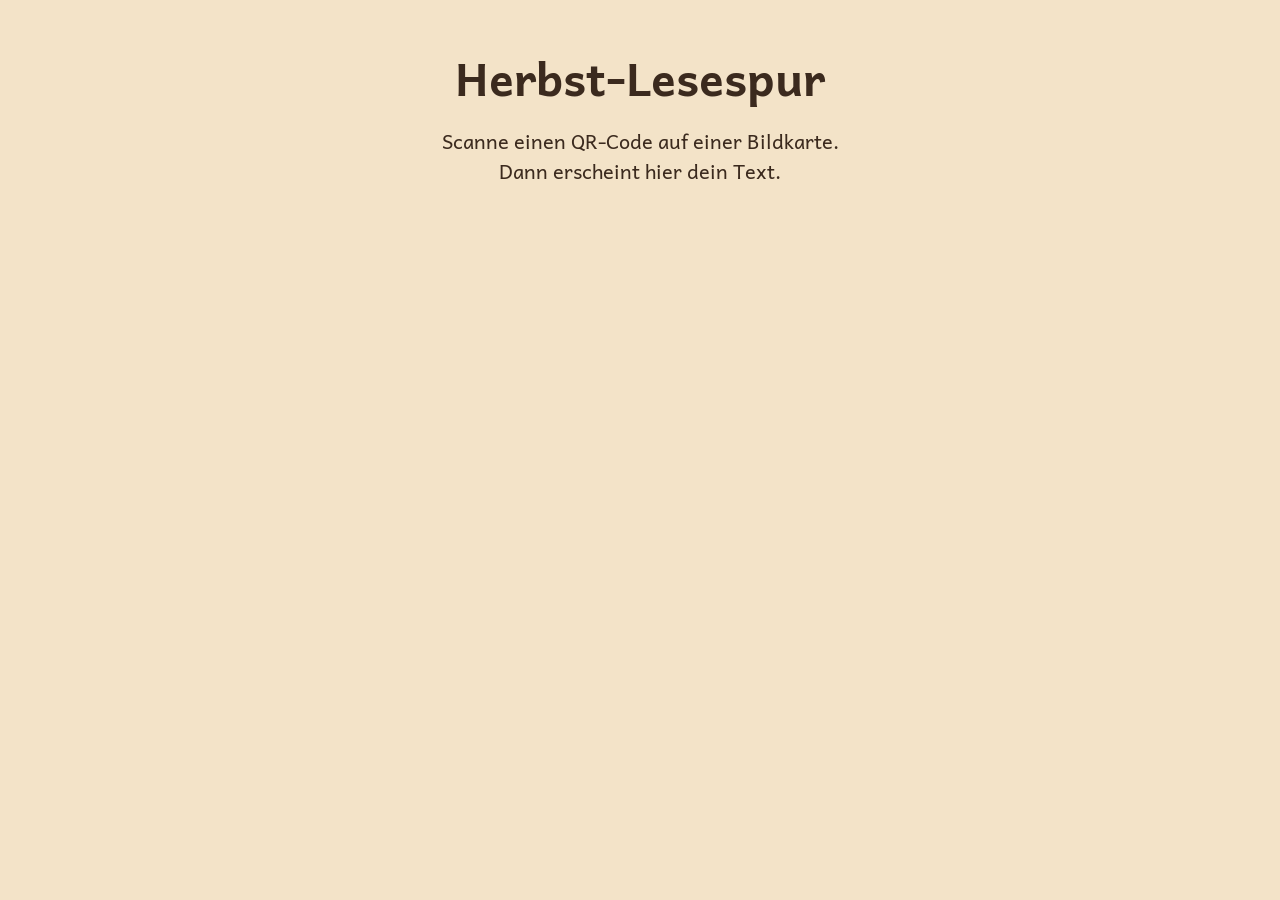
<file: index.html>
<!doctype html>
<html lang="de">
<head>
<meta charset="utf-8">
<meta name="viewport" content="width=device-width, initial-scale=1, viewport-fit=cover">
<meta name="robots" content="noindex">
<meta http-equiv="Cache-Control" content="no-cache">
<style>*,*::before,*::after{box-sizing:border-box}html,body{height:100%}body{margin:0}img{max-width:100%}[hidden]{display:none!important}</style>
<title>Herbst-Lesekarten</title>
<meta name="claude:viewport-fit-sides" content="cover">
<link rel="preconnect" href="https://fonts.googleapis.com">
<link rel="stylesheet" href="https://fonts.googleapis.com/css2?family=Andika:wght@400;700&display=swap">
<style>
/* Layout: one full-screen illustrated scene per reading card, text on a paper panel; overview grid without hash.
   Deliberately single-look (illustrated, light paper panels), so every colour is set explicitly. */
:root {
  --paper: #FFF8EC;
  --ink: #3B2A1E;
  --orange: #E07A1F;
  --rust: #B5452B;
  --brown: #7A4B2A;
  --page: #F3E3C8;
  --syl-a: #1F5FB0;
  --syl-b: #C0281E;
  --lv1: #B8870F; --lv1-soft: #F2DC9C;
  --lv2: #D86A16; --lv2-soft: #F4C9A0;
  --lv3: #A63E26; --lv3-soft: #E7B6A8;
  --read: "Andika", "Segoe UI", "Helvetica Neue", Arial, sans-serif;
  color-scheme: light;
}
html, body { height: 100%; }
body { background: var(--page); color: var(--ink); font-family: var(--read); }

/* ---------- reading card ---------- */
.card { position: relative; min-height: 100%; display: flex; align-items: center; justify-content: center;
  padding-block: calc(env(safe-area-inset-top, 0px) + 24px) calc(env(safe-area-inset-bottom, 0px) + 24px);
  padding-left: max(16px, env(safe-area-inset-left, 0px)); padding-right: max(16px, env(safe-area-inset-right, 0px)); }
.scene { position: absolute; inset: 0; width: 100%; height: 100%; }
.card > .scene { position: fixed; }
.ask { display: grid; gap: 12px; border-top: 2px dashed var(--lv-soft); padding-top: 18px; }
.ask-h { margin: 0; font-size: clamp(17px, 4.2vw, 21px); font-weight: 700; line-height: 1.35; }
.ask-h .slot { display: inline-grid; place-items: center; min-width: 1.7em; height: 1.7em; border-radius: 8px;
  border: 2px solid var(--brown); margin: 0 2px; }
.opts { display: grid; gap: 10px; grid-template-columns: repeat(3, minmax(0, 1fr)); }
.opt { position: relative; display: grid; justify-items: center; align-content: end; gap: 6px; text-align: center;
  background: #fff; border: 2px solid #EAD6B8; border-radius: 16px; padding: 10px 6px 12px;
  font-size: clamp(15px, 3.8vw, 20px); font-weight: 700; overflow-wrap: anywhere; }
.opt img { width: 100%; max-width: 110px; aspect-ratio: 1; object-fit: contain; }
.opt .letter { display: grid; place-items: center; width: 2em; height: 2em; border-radius: 50%;
  background: var(--brown); color: #fff; font-size: 1.1em; }
.lv2 .opts, .lv3 .opts { grid-template-columns: 1fr; }
.lv2 .opt, .lv3 .opt { grid-template-columns: 1fr auto; justify-items: start; align-items: center; text-align: left;
  padding: 10px 12px 10px 18px; }
.stmt { display: grid; gap: 10px; background: #F8E6DE; border-radius: 16px; padding: 14px 16px; }
.stmt p { margin: 0; font-size: clamp(16px, 4vw, 20px); line-height: 1.4; }
.stmt .tf { display: flex; gap: 10px; flex-wrap: wrap; }
.stmt .tf span { background: #fff; border-radius: 12px; padding: 6px 12px; font-weight: 700; }
.start { min-height: 100%; display: grid; place-items: center; text-align: center; padding-block: 40px;
  padding-left: max(16px, env(safe-area-inset-left, 0px)); padding-right: max(16px, env(safe-area-inset-right, 0px)); }
.start h1 { font-size: clamp(30px, 7vw, 46px); margin: 0 0 12px; }
.start p { font-size: 20px; line-height: 1.5; margin: 0; }
.panel { position: relative; max-width: 34rem; width: 100%; background: color-mix(in srgb, var(--paper) 94%, transparent);
  border-radius: 28px; padding: clamp(22px, 5vw, 40px); box-shadow: 0 12px 40px rgba(40, 20, 5, .35);
  border: 3px solid #F1D6AE; display: grid; gap: 22px; }
.chip { justify-self: start; font-size: 14px; font-weight: 700; letter-spacing: .12em; text-transform: uppercase;
  color: var(--rust); }
.text { display: grid; gap: .55em; font-size: clamp(22px, 5.4vw, 34px); line-height: 1.45; }
.text p { margin: 0; }
.text p.q { font-weight: 700; color: var(--rust); }
.lv1 .text { font-size: clamp(26px, 6.6vw, 40px); line-height: 1.5; gap: .45em; }
.lv3 .text { font-size: clamp(19px, 4.4vw, 27px); line-height: 1.55; gap: .5em; }
.syl-a { color: var(--syl-a); }
.syl-b { color: var(--syl-b); }
.lv1 .text p.q { color: var(--ink); }
.head { display: flex; justify-content: space-between; align-items: center; gap: 12px; flex-wrap: wrap; }
.badge { display: inline-flex; align-items: center; gap: 6px; border-radius: 999px; padding: 5px 12px 5px 14px;
  font-weight: 700; font-size: 15px; color: #fff; background: var(--lv); }
.badge svg { width: 16px; height: 22px; }
.panel { border-color: var(--lv-soft); }
.hint { display: flex; gap: 14px; align-items: center; background: var(--orange); color: #fff; border-radius: 18px;
  padding: 14px 18px; font-size: clamp(17px, 4.2vw, 22px); font-weight: 700; line-height: 1.3; }
.hint svg { flex: none; width: 34px; height: 34px; }

/* ---------- overview ---------- */
.overview { max-width: 64rem; margin: 0 auto; padding-block: 32px 48px;
  padding-left: max(16px, env(safe-area-inset-left, 0px)); padding-right: max(16px, env(safe-area-inset-right, 0px)); }
.overview h1 { font-size: clamp(30px, 6vw, 44px); margin: 0 0 8px; text-wrap: balance; }
.overview > p { font-size: 17px; line-height: 1.55; max-width: 40rem; margin: 0 0 28px; }
.grid { display: grid; grid-template-columns: repeat(auto-fill, minmax(220px, 1fr)); gap: 18px; }
.thumb { position: relative; display: block; aspect-ratio: 3 / 4; max-width: 100%; border-radius: 18px; overflow: hidden;
  text-decoration: none; color: var(--ink); box-shadow: 0 4px 14px rgba(60, 30, 10, .18); }
.thumb:focus-visible { outline: 4px solid var(--orange); outline-offset: 3px; }
.thumb .lbl { position: absolute; left: 10px; right: 10px; bottom: 10px; background: var(--paper); border-radius: 12px;
  padding: 10px 12px; font-size: 15px; line-height: 1.35; }
.thumb .lbl b { display: block; color: var(--rust); font-size: 13px; letter-spacing: .08em; text-transform: uppercase; }
.level { margin: 36px 0 14px; display: flex; align-items: center; gap: 10px; font-size: 22px; }
.level .badge { font-size: 16px; }

/* ---------- motion ---------- */
.fall { animation: fall linear infinite; transform-box: fill-box; }
@keyframes fall { from { transform: translate(0, -120px) rotate(0deg); } to { transform: translate(40px, 900px) rotate(320deg); } }
.drop { animation: rain .9s linear infinite; }
@keyframes rain { from { transform: translate(0, -60px); } to { transform: translate(-20px, 860px); } }
.twinkle { animation: tw 2.4s ease-in-out infinite alternate; }
@keyframes tw { from { opacity: .35; } to { opacity: 1; } }
.drift { animation: drift 9s ease-in-out infinite alternate; }
@keyframes drift { from { transform: translateX(-20px); } to { transform: translateX(30px); } }
@media (prefers-reduced-motion: reduce) { .fall, .drop, .twinkle, .drift { animation: none; } }
</style>
</head>
<body>


<div id="app"></div>

<script>
// Version check: a tablet that still has an older copy open reloads the current one.
const APP_VERSION = "3";
async function checkVersion() {
  try {
    const r = await fetch(location.pathname + "?check=" + Date.now(), { cache: "no-store" });
    const m = /const APP_VERSION = "(\d+)"/.exec(await r.text());
    if (m && m[1] !== APP_VERSION) location.replace(location.pathname + "?v=" + m[1] + location.hash);
  } catch (e) { /* offline or blocked: keep the page as it is */ }
}
checkVersion();
window.addEventListener("hashchange", checkVersion);
document.addEventListener("visibilitychange", () => { if (document.visibilityState === "visible") checkVersion(); });
// Each entry: the card it is printed on (by picture), its text, and the scene behind the text.
const CARDS = [{"on": "Igel", "answer": "Eichhörnchen", "scene": "baeume", "t": {"1": ["Ich bin rot.", "Ich ha·be ei·nen di·cken Schwanz.", "Ich mag Nüs·se.", "Wer bin ich?"], "2": ["Ich habe ein rotes Fell und einen buschigen Schwanz.", "Ich klettere flink auf Bäume.", "Im Herbst verstecke ich Nüsse im Boden.", "Wer bin ich?"], "3": ["Ich wohne hoch oben in den Bäumen.", "Mein Fell ist rotbraun und an den Ohren habe ich kleine Pinsel.", "Im Herbst sammle ich Nüsse und Eicheln und vergrabe sie im Boden.", "Im Winter suche ich meine Vorräte wieder, aber ich finde nicht alle.", "Aus den vergessenen Nüssen wachsen manchmal neue Bäume.", "Wer bin ich?"]}, "slot": 1, "q": {"1": [{"label": "Eichhörnchen", "img": "eichhoernchen", "letter": "K"}, {"label": "Kastanie", "img": "kastanie", "letter": "H"}, {"label": "Igel", "img": "igel", "letter": "W"}], "2": [{"label": "Eichhörnchen", "img": null, "letter": "K"}, {"label": "Maus", "img": null, "letter": "O"}, {"label": "Fuchs", "img": null, "letter": "U"}], "3": [{"label": "Eichhörnchen", "img": null, "letter": "K"}, {"label": "Siebenschläfer", "img": null, "letter": "U"}, {"label": "Baummarder", "img": null, "letter": "W"}]}, "stmt": {"text": "Das Eichhörnchen findet im Winter alle seine Nüsse wieder.", "truth": false, "richtig": "K", "falsch": "N"}}, {"on": "Eichhörnchen", "answer": "Drachen", "scene": "wind", "t": {"1": ["Der Wind weht.", "Ich flie·ge hoch.", "Ich bin bunt.", "Ich hän·ge an ei·ner Schnur.", "Was bin ich?"], "2": ["Der Wind weht kräftig.", "Mia läuft über das Feld.", "Sie hält eine lange Schnur fest.", "Oben am Himmel fliegt etwas Buntes mit einem langen Schwanz.", "Was ist das?"], "3": ["Heute ist der Wind besonders stark.", "Opa und Mia gehen auf das Stoppelfeld hinter dem Dorf.", "Mia rennt los und lässt die Schnur langsam locker.", "Plötzlich steigt etwas Buntes in den Himmel und tanzt hin und her.", "Sein langer Schwanz mit den kleinen Schleifen flattert im Wind.", "Was lässt Mia steigen?"]}, "slot": 2, "q": {"1": [{"label": "Blätter", "img": "blaetter", "letter": "O"}, {"label": "Regenschirm", "img": "regenschirm", "letter": "G"}, {"label": "Drachen", "img": "drachen", "letter": "A"}], "2": [{"label": "Vogel", "img": null, "letter": "G"}, {"label": "Drachen", "img": null, "letter": "A"}, {"label": "Luftballon", "img": null, "letter": "P"}], "3": [{"label": "Windrad", "img": null, "letter": "Z"}, {"label": "Drachen", "img": null, "letter": "A"}, {"label": "Luftballon", "img": null, "letter": "O"}]}, "stmt": {"text": "Mia und Opa gehen auf ein Stoppelfeld.", "truth": true, "richtig": "E", "falsch": "M"}}, {"on": "Drachen", "answer": "Kürbis", "scene": "feld", "t": {"1": ["Ich bin rund.", "Ich bin o·ran·ge.", "Ich wach·se auf dem Feld.", "Wer bin ich?"], "2": ["Ich bin rund, dick und orange.", "Ich wachse auf dem Feld.", "Aus mir kann man Suppe kochen.", "Man kann mir auch ein Gesicht schnitzen.", "Wer bin ich?"], "3": ["Im Frühling war ich nur ein kleiner Kern in der Erde.", "Den ganzen Sommer bin ich auf dem Feld gewachsen und immer dicker geworden.", "Jetzt bin ich rund, schwer und leuchtend orange.", "Manche Leute kochen aus mir eine leckere Suppe.", "Andere schnitzen mir ein lustiges Gesicht und stellen eine Kerze in mich hinein.", "Wer bin ich?"]}, "slot": 3, "q": {"1": [{"label": "Kürbis", "img": "kuerbis", "letter": "S"}, {"label": "Pilz", "img": "pilz", "letter": "W"}, {"label": "Kastanie", "img": "kastanie", "letter": "H"}], "2": [{"label": "Kartoffel", "img": null, "letter": "F"}, {"label": "Kürbis", "img": null, "letter": "S"}, {"label": "Apfel", "img": null, "letter": "H"}], "3": [{"label": "Kürbis", "img": null, "letter": "S"}, {"label": "Orange", "img": null, "letter": "G"}, {"label": "Melone", "img": null, "letter": "Z"}]}, "stmt": {"text": "Im Frühling war der Kürbis schon groß und orange.", "truth": false, "richtig": "I", "falsch": "B"}}, {"on": "Kürbis", "answer": "Pilz", "scene": "wald", "t": {"1": ["Ich woh·ne im Wald.", "Ich ha·be ei·nen ro·ten Hut mit wei·ßen Punk·ten.", "Wer bin ich?"], "2": ["Ich wohne im Wald.", "Ich habe einen Hut, aber keinen Kopf.", "Ich stehe nur auf einem Bein.", "Ich bin rot mit weißen Punkten.", "Wer bin ich?"], "3": ["Nach einem warmen Regen wachse ich im Herbstwald aus dem Boden.", "Ich habe einen Hut, aber keinen Kopf, und ich stehe auf nur einem Bein.", "Mein Hut ist rot und hat weiße Tupfen.", "Ich sehe hübsch aus, aber du darfst mich auf keinen Fall essen, denn ich bin giftig.", "Wer bin ich?"]}, "slot": 4, "q": {"1": [{"label": "Pilz", "img": "pilz", "letter": "T"}, {"label": "Laterne", "img": "laterne", "letter": "M"}, {"label": "Kürbis", "img": "kuerbis", "letter": "L"}], "2": [{"label": "Blume", "img": null, "letter": "L"}, {"label": "Baum", "img": null, "letter": "Z"}, {"label": "Pilz", "img": null, "letter": "T"}], "3": [{"label": "Fliegenpilz", "img": null, "letter": "T"}, {"label": "Steinpilz", "img": null, "letter": "B"}, {"label": "Erdbeere", "img": null, "letter": "W"}]}, "stmt": {"text": "Diesen Pilz darf man essen.", "truth": false, "richtig": "K", "falsch": "E"}}, {"on": "Pilz", "answer": "Regenschirm", "scene": "regen", "t": {"1": ["Es reg·net.", "Tim will nicht nass wer·den.", "Was nimmt er mit?"], "2": ["Draußen regnet es stark.", "Tim möchte trocken zur Schule kommen.", "Er spannt etwas Blaues über seinen Kopf.", "Was ist das?"], "3": ["Am Morgen schaut Tim aus dem Fenster.", "Dicke graue Wolken hängen am Himmel und der Regen prasselt gegen die Scheibe.", "Tim zieht seine Gummistiefel und seine Regenjacke an.", "Aber sein Kopf soll auch trocken bleiben.", "Darum nimmt er etwas mit, das er über sich aufspannen kann.", "Was ist das?"]}, "slot": 5, "q": {"1": [{"label": "Drachen", "img": "drachen", "letter": "H"}, {"label": "Regenschirm", "img": "regenschirm", "letter": "A"}, {"label": "Laterne", "img": "laterne", "letter": "D"}], "2": [{"label": "Sonnenbrille", "img": null, "letter": "W"}, {"label": "Regenschirm", "img": null, "letter": "A"}, {"label": "Mütze", "img": null, "letter": "U"}], "3": [{"label": "Gummistiefel", "img": null, "letter": "M"}, {"label": "Regenschirm", "img": null, "letter": "A"}, {"label": "Regenjacke", "img": null, "letter": "Z"}]}, "stmt": {"text": "Tim zieht Gummistiefel an.", "truth": true, "richtig": "L", "falsch": "R"}}, {"on": "Regenschirm", "answer": "Laterne", "scene": "nacht", "t": {"1": ["Es ist dun·kel.", "Die Kin·der sin·gen.", "Sie tra·gen ein bun·tes Licht.", "Was ist das?"], "2": ["Es ist ein Abend im November.", "Draußen ist es schon dunkel.", "Die Kinder singen Lieder.", "Jedes Kind trägt ein buntes Licht an einem Stab.", "Was ist das?"], "3": ["Am 11.", "November feiern viele Kinder das Martinsfest.", "Wenn es draußen dunkel wird, ziehen sie gemeinsam durch die Straßen und singen Lieder.", "Jedes Kind hält einen Stab in der Hand.", "Daran hängt etwas Rundes aus buntem Papier, in dem ein kleines Licht leuchtet.", "Viele Kinder haben es in der Schule selbst gebastelt.", "Was ist das?"]}, "slot": 6, "q": {"1": [{"label": "Drachen", "img": "drachen", "letter": "H"}, {"label": "Kürbis", "img": "kuerbis", "letter": "G"}, {"label": "Laterne", "img": "laterne", "letter": "N"}], "2": [{"label": "Laterne", "img": null, "letter": "N"}, {"label": "Taschenlampe", "img": null, "letter": "F"}, {"label": "Kerze", "img": null, "letter": "L"}], "3": [{"label": "Taschenlampe", "img": null, "letter": "H"}, {"label": "Laterne", "img": null, "letter": "N"}, {"label": "Fackel", "img": null, "letter": "D"}]}, "stmt": {"text": "Das Martinsfest ist im Sommer.", "truth": false, "richtig": "I", "falsch": "T"}}, {"on": "Laterne", "answer": "Blätter", "scene": "laub", "t": {"1": ["Sie sind gelb, rot und braun.", "Sie fal·len vom Baum.", "Was ist das?"], "2": ["Die Blätter an den Bäumen werden gelb, rot und braun.", "Dann fallen sie herunter.", "Sie rascheln unter deinen Füßen.", "Was ist das?"], "3": ["Im Sommer sind sie grün und hängen hoch oben an den Ästen.", "Wenn es kühler wird, färben sie sich gelb, rot und braun.", "Dann löst der Wind sie von den Zweigen und sie segeln langsam zu Boden.", "Wenn du durch den Park gehst, rascheln sie laut unter deinen Füßen.", "Was ist das?"]}, "slot": 7, "q": {"1": [{"label": "Regenschirm", "img": "regenschirm", "letter": "U"}, {"label": "Blätter", "img": "blaetter", "letter": "I"}, {"label": "Pilz", "img": "pilz", "letter": "G"}], "2": [{"label": "Blätter", "img": null, "letter": "I"}, {"label": "Schneeflocken", "img": null, "letter": "F"}, {"label": "Blumen", "img": null, "letter": "D"}], "3": [{"label": "Schneeflocken", "img": null, "letter": "B"}, {"label": "Blätter", "img": null, "letter": "I"}, {"label": "Äpfel", "img": null, "letter": "R"}]}, "stmt": {"text": "Im Sommer sind die Blätter grün.", "truth": true, "richtig": "A", "falsch": "I"}}, {"on": "Blätter", "answer": "Igel", "scene": "garten", "t": {"1": ["Ich ha·be vie·le Sta·cheln.", "Ich schla·fe im Win·ter.", "Wer bin ich?"], "2": ["Ich habe viele Stacheln auf dem Rücken.", "Im Herbst baue ich mir ein Nest aus Laub.", "Dann schlafe ich den ganzen Winter.", "Wer bin ich?"], "3": ["Ich bin ein kleines Tier und habe auf dem Rücken viele spitze Stacheln.", "Wenn ich Angst habe, rolle ich mich zu einer Kugel zusammen.", "Nachts suche ich im Garten nach Käfern und Schnecken.", "Im Herbst baue ich mir unter einem Laubhaufen ein warmes Nest.", "Dort schlafe ich bis zum Frühling.", "Wer bin ich?"]}, "slot": 8, "q": {"1": [{"label": "Kastanie", "img": "kastanie", "letter": "W"}, {"label": "Eichhörnchen", "img": "eichhoernchen", "letter": "M"}, {"label": "Igel", "img": "igel", "letter": "E"}], "2": [{"label": "Schnecke", "img": null, "letter": "F"}, {"label": "Maus", "img": null, "letter": "Z"}, {"label": "Igel", "img": null, "letter": "E"}], "3": [{"label": "Siebenschläfer", "img": null, "letter": "M"}, {"label": "Igel", "img": null, "letter": "E"}, {"label": "Maus", "img": null, "letter": "B"}]}, "stmt": {"text": "Der Igel sucht am Tag nach Käfern und Schnecken.", "truth": false, "richtig": "K", "falsch": "G"}}];

// ---------- tiny SVG helpers (scene viewBox 400 x 800, sliced to cover) ----------
const LEAF_COLS = ["#E07A1F", "#B5452B", "#E3B23C", "#C8562B", "#D99A2B"];
const leaf = (x, y, r, c, sc = 1) =>
  `<path transform="translate(${x} ${y}) rotate(${r}) scale(${sc})" d="M0 -14 C-12 -8 -12 8 0 16 C12 8 12 -8 0 -14Z M0 -16 L0 14" fill="${c}" stroke="#7A3A1A" stroke-width="1"/>`;
const rnd = (seed => () => (seed = (seed * 16807) % 2147483647) / 2147483647)(7);
const fallingLeaves = (n, area = 400) => Array.from({ length: n }, (_, i) => {
  const x = rnd() * area, d = 7 + rnd() * 7, delay = -rnd() * 14;
  return `<g class="fall" style="animation-duration:${d}s;animation-delay:${delay}s">${leaf(x, 0, rnd() * 360, LEAF_COLS[i % 5], 1.1)}</g>`;
}).join("");
const groundLeaves = (n, y0, y1) => Array.from({ length: n }, (_, i) =>
  leaf(rnd() * 400, y0 + rnd() * (y1 - y0), rnd() * 360, LEAF_COLS[i % 5], .9 + rnd() * .5)).join("");
const cloud = (x, y, s, c = "#fff") =>
  `<g transform="translate(${x} ${y}) scale(${s})" fill="${c}"><ellipse cx="0" cy="0" rx="46" ry="22"/><ellipse cx="-30" cy="6" rx="30" ry="18"/><ellipse cx="34" cy="8" rx="30" ry="16"/><ellipse cx="6" cy="-14" rx="28" ry="20"/></g>`;
const decTree = (x, y, h, crown) =>
  `<rect x="${x - 9}" y="${y - h}" width="18" height="${h}" fill="#6B4024"/>
   <path d="M${x} ${y - h * .7} L${x - 34} ${y - h - 10} M${x} ${y - h * .8} L${x + 30} ${y - h - 20}" stroke="#6B4024" stroke-width="8" stroke-linecap="round"/>
   ${[[-40, -h - 20, 46], [36, -h - 30, 44], [0, -h - 56, 52], [-10, -h - 6, 40], [28, -h + 2, 34]].map(([dx, dy, r], i) =>
     `<circle cx="${x + dx}" cy="${y + dy}" r="${r}" fill="${crown[i % crown.length]}"/>`).join("")}`;
const fir = (x, y, h, c) =>
  `<rect x="${x - 6}" y="${y - h * .25}" width="12" height="${h * .25}" fill="#4A2E1A"/>
   <path d="M${x} ${y - h} L${x - h * .32} ${y - h * .45} L${x - h * .18} ${y - h * .45} L${x - h * .4} ${y - h * .2} L${x + h * .4} ${y - h * .2} L${x + h * .18} ${y - h * .45} L${x + h * .32} ${y - h * .45}Z" fill="${c}"/>`;
const house = (x, y, w, h, col, win) =>
  `<rect x="${x}" y="${y - h}" width="${w}" height="${h}" fill="${col}"/><path d="M${x - 8} ${y - h} L${x + w / 2} ${y - h - w * .45} L${x + w + 8} ${y - h}Z" fill="${col}"/>
   ${win ? `<rect x="${x + w * .2}" y="${y - h * .7}" width="${w * .22}" height="${w * .22}" fill="${win}"/><rect x="${x + w * .58}" y="${y - h * .7}" width="${w * .22}" height="${w * .22}" fill="${win}"/>` : ""}`;

const SCENES = {
  baeume: () => `
    <rect width="400" height="800" fill="#F6D9A8"/>
    <circle cx="320" cy="150" r="60" fill="#FBE7B5"/>
    ${decTree(70, 640, 260, ["#E07A1F", "#E3B23C", "#C8562B"])}
    ${decTree(330, 660, 300, ["#B5452B", "#E07A1F", "#D99A2B"])}
    ${decTree(200, 620, 170, ["#E3B23C", "#D99A2B", "#E07A1F"])}
    <path d="M0 610 Q200 570 400 620 L400 800 L0 800Z" fill="#8C5A2E"/>
    ${groundLeaves(40, 630, 790)}
    ${[60, 140, 250, 330].map(x => `<g transform="translate(${x} 700)"><circle r="9" fill="#7A4B2A"/><path d="M-9 -2 Q0 -14 9 -2Z" fill="#C89B6D"/></g>`).join("")}
    ${fallingLeaves(8)}`,
  wind: () => `
    <rect width="400" height="800" fill="#9FD0EE"/>
    <g class="drift">${cloud(90, 140, 1.1)}${cloud(300, 250, .9)}${cloud(160, 380, .7)}</g>
    ${[200, 320, 460].map((y, i) => `<path d="M${-20 + i * 30} ${y} q60 -24 120 0 t120 0" fill="none" stroke="#fff" stroke-width="5" stroke-linecap="round" opacity=".8"/>`).join("")}
    <path d="M0 600 Q140 560 400 590 L400 800 L0 800Z" fill="#D9B45A"/>
    <path d="M0 650 Q200 620 400 660 L400 800 L0 800Z" fill="#C49A3E"/>
    ${Array.from({ length: 30 }, (_, i) => `<path d="M${i * 14} ${700 + (i % 3) * 30} l6 -16" stroke="#A47D2C" stroke-width="3"/>`).join("")}
    ${fallingLeaves(6)}`,
  feld: () => `
    <rect width="400" height="800" fill="#F7C98B"/>
    <circle cx="90" cy="420" r="70" fill="#FBE2A0"/>
    <path d="M0 470 Q120 430 260 460 T400 450 L400 800 L0 800Z" fill="#A5B25A"/>
    <path d="M0 520 L400 520 L400 800 L0 800Z" fill="#8C6A3A"/>
    ${Array.from({ length: 6 }, (_, i) => `<path d="M${-60 + i * 10} 800 L${120 + i * 50} 520" stroke="#6E5028" stroke-width="5"/>`).join("")}
    ${Array.from({ length: 12 }, (_, i) => `<path d="M${30 + i * 32} ${560 + (i % 4) * 60} q14 -16 28 -4" fill="none" stroke="#5B7A2A" stroke-width="5" stroke-linecap="round"/>`).join("")}
    ${house(270, 470, 70, 50, "#9A3B2A", "#F6D27A")}
    <rect x="300" y="420" width="10" height="20" fill="#5A3A20"/>
    ${groundLeaves(10, 600, 790)}`,
  wald: () => `
    <rect width="400" height="800" fill="#CFE0B8"/>
    ${[[40, 520, 330, "#4D6B3A"], [130, 560, 400, "#3E5A30"], [260, 530, 360, "#4D6B3A"], [360, 570, 420, "#3E5A30"], [200, 600, 260, "#5E7D43"]].map(a => fir(...a)).join("")}
    <path d="M0 580 Q200 550 400 590 L400 800 L0 800Z" fill="#6E8B3D"/>
    <path d="M0 660 Q200 630 400 670 L400 800 L0 800Z" fill="#5A7431"/>
    ${groundLeaves(18, 620, 790)}
    ${Array.from({ length: 14 }, (_, i) => `<path d="M${i * 30 + 6} ${640 + (i % 3) * 40} l-4 -14 M${i * 30 + 10} ${640 + (i % 3) * 40} l4 -16" stroke="#3F5A22" stroke-width="3"/>`).join("")}
    ${fallingLeaves(5)}`,
  regen: () => `
    <rect width="400" height="800" fill="#AEB8C2"/>
    ${cloud(80, 110, 1.4, "#8D99A6")}${cloud(300, 150, 1.6, "#7F8B98")}${cloud(190, 70, 1.2, "#9AA5B0")}
    ${house(40, 600, 150, 190, "#C77A4A", "#E8E1C8")}
    <rect x="90" y="530" width="44" height="70" fill="#6B4024"/>
    ${house(240, 600, 120, 130, "#B5865A", "#E8E1C8")}
    <rect x="0" y="600" width="400" height="200" fill="#6F7A84"/>
    ${[[80, 690, 70], [260, 740, 90], [170, 650, 40]].map(([x, y, rx]) => `<ellipse cx="${x}" cy="${y}" rx="${rx}" ry="${rx * .18}" fill="#93A3B3"/>`).join("")}
    ${Array.from({ length: 70 }, () => { const x = rnd() * 440, y = rnd() * 800, d = .6 + rnd() * .6, del = -rnd();
      return `<line class="drop" style="animation-duration:${d}s;animation-delay:${del}s" x1="${x}" y1="${y}" x2="${x - 6}" y2="${y + 22}" stroke="#E4EEF7" stroke-width="2.5" stroke-linecap="round"/>`; }).join("")}`,
  nacht: () => `
    <rect width="400" height="800" fill="#1F2A4D"/>
    <rect y="420" width="400" height="380" fill="#26315A"/>
    <circle cx="310" cy="120" r="44" fill="#F6E7B4"/><circle cx="292" cy="108" r="40" fill="#1F2A4D"/>
    ${Array.from({ length: 40 }, () => `<circle class="twinkle" style="animation-delay:${-rnd() * 3}s" cx="${rnd() * 400}" cy="${rnd() * 420}" r="${1 + rnd() * 2}" fill="#FFF6D6"/>`).join("")}
    ${house(10, 640, 90, 120, "#141B33", "#F3C35B")}${house(120, 640, 70, 160, "#141B33", "#F3C35B")}
    ${house(210, 640, 80, 110, "#141B33", "#F3C35B")}${house(310, 640, 90, 140, "#141B33", "#F3C35B")}
    <rect y="640" width="400" height="160" fill="#10162B"/>
    ${[60, 150, 240, 330].map(x => `<circle cx="${x}" cy="700" r="26" fill="#F3C35B" opacity=".18"/><circle cx="${x}" cy="700" r="6" fill="#F7D57E"/>`).join("")}`,
  laub: () => `
    <rect width="400" height="800" fill="#F3D9B0"/>
    ${decTree(90, 600, 280, ["#C8562B", "#E3B23C", "#E07A1F"])}
    ${decTree(320, 620, 330, ["#E3B23C", "#B5452B", "#D99A2B"])}
    <path d="M0 590 Q200 560 400 600 L400 800 L0 800Z" fill="#A87A45"/>
    <path d="M40 800 Q120 650 220 690 Q320 640 400 720 L400 800Z" fill="#C8562B" opacity=".55"/>
    ${groundLeaves(60, 620, 795)}
    ${fallingLeaves(14)}`,
  garten: () => `
    <rect width="400" height="800" fill="#E9B98A"/>
    <rect y="0" width="400" height="300" fill="#F0C996"/>
    <circle cx="80" cy="330" r="64" fill="#F8D9A6"/>
    ${Array.from({ length: 12 }, (_, i) => `<rect x="${i * 36}" y="430" width="22" height="160" rx="6" fill="#B07D4F"/>`).join("")}
    <rect y="470" width="400" height="14" fill="#9A6A3F"/><rect y="540" width="400" height="14" fill="#9A6A3F"/>
    <path d="M0 590 Q200 570 400 600 L400 800 L0 800Z" fill="#7C8F45"/>
    <path d="M200 800 Q230 640 320 650 Q400 660 420 800Z" fill="#B5452B" opacity=".6"/>
    ${groundLeaves(30, 620, 795)}
    ${Array.from({ length: 22 }, () => leaf(250 + rnd() * 140, 680 + rnd() * 110, rnd() * 360, LEAF_COLS[Math.floor(rnd() * 5)], 1.3)).join("")}
    ${fallingLeaves(7)}`,
};

const sceneSVG = (name, id) =>
  `<svg class="scene" viewBox="0 0 400 800" preserveAspectRatio="xMidYMid slice" aria-hidden="true">
    <defs>
      <filter id="wc-${id}" x="-5%" y="-5%" width="110%" height="110%">
        <feTurbulence type="fractalNoise" baseFrequency="0.035" numOctaves="3" seed="4" result="n"/>
        <feDisplacementMap in="SourceGraphic" in2="n" scale="7" xChannelSelector="R" yChannelSelector="G" result="d"/>
        <feGaussianBlur in="d" stdDeviation="0.6"/>
      </filter>
      <filter id="grain-${id}"><feTurbulence type="fractalNoise" baseFrequency="0.9" numOctaves="2" seed="9"/>
        <feColorMatrix values="0 0 0 0 0.35  0 0 0 0 0.25  0 0 0 0 0.15  0 0 0 0.55 0"/></filter>
      <filter id="bloom-${id}"><feTurbulence type="fractalNoise" baseFrequency="0.012" numOctaves="2" seed="2"/>
        <feColorMatrix values="0 0 0 0 0.5  0 0 0 0 0.3  0 0 0 0 0.1  0 0 0 0.35 -0.05"/></filter>
    </defs>
    <g filter="url(#wc-${id})">${SCENES[name]()}</g>
    <rect width="400" height="800" filter="url(#bloom-${id})" style="mix-blend-mode:multiply"/>
    <rect width="400" height="800" filter="url(#grain-${id})" opacity=".35" style="mix-blend-mode:multiply"/>
  </svg>`;

const lens = `<svg viewBox="0 0 24 24" fill="none" stroke="currentColor" stroke-width="2.4" stroke-linecap="round" aria-hidden="true"><circle cx="10" cy="10" r="6.5"/><path d="M15 15l6 6"/></svg>`;

const acorn = `<svg viewBox="0 0 16 22" aria-hidden="true"><path d="M3 9 Q4 18 8 21 Q12 18 13 9Z" fill="#E8C58C" stroke="#5A3A1E" stroke-width="1"/><path d="M1.5 9.5 Q2 4 8 3.5 Q14 4 14.5 9.5 Q8 11 1.5 9.5Z" fill="#8C6A42" stroke="#5A3A1E" stroke-width="1"/><path d="M8 3.5 Q8.5 1.5 10 1" stroke="#5A3A1E" stroke-width="1.4" fill="none"/></svg>`;
const badge = lv => `<span class="badge" style="--lv:var(--lv${lv})">Stufe ${lv} ${acorn.repeat(lv)}</span>`;

// Stufe 1: syllables marked with '·' alternate blue/red across the whole text
function syllables(sentences) {
  let n = 0;
  return sentences.map(sen => sen.split(" ").map(word => {
    const m = word.match(/^(.*?)([.,?!]*)$/);
    const parts = m[1].split("·").map(p => `<span class="${n++ % 2 ? "syl-b" : "syl-a"}">${p}</span>`).join("");
    return parts + m[2];
  }).join(" "));
}

function renderCard(i, lv) {
  const c = CARDS[i];
  const raw = c.t[lv];
  const lines = lv === 1 ? syllables(raw) : raw;
  app.innerHTML = `<main class="card lv${lv}">${sceneSVG(c.scene, "s")}
    <article class="panel" style="--lv-soft:var(--lv${lv}-soft)">
      <div class="head"><span class="chip">Herbst-Lesespur</span>${badge(lv)}</div>
      <div class="text">${lines.map((t, j) => `<p class="${j === lines.length - 1 ? "q" : ""}">${t}</p>`).join("")}</div>
      <div class="ask">
        <p class="ask-h">${lv === 1 ? "Was ist richtig?" : "Welche Antwort stimmt?"} Schreibe den Buchstaben in Kästchen <span class="slot">${c.slot}</span>.</p>
        <div class="opts">${c.q[lv].map(o => `<div class="opt">${o.img ? `<img src="img/${o.img}.png" alt="">` : ""}<span>${o.label}</span><span class="letter">${o.letter}</span></div>`).join("")}</div>
      </div>
      ${lv === 3 ? `<div class="stmt"><p><b>Extra-Wort:</b> Stimmt dieser Satz?</p><p>„${c.stmt.text}“</p>
        <div class="tf"><span>richtig → ${c.stmt.richtig}</span><span>falsch → ${c.stmt.falsch}</span></div>
        <p>Schreibe den Buchstaben in Kästchen <b>${c.slot}</b> vom Extra-Wort.</p></div>` : ""}
      <div class="hint">${lens}<span>Suche die Karte mit dem richtigen Bild. Dort geht es weiter!</span></div>
    </article></main>`;
}

function renderStart() {
  app.innerHTML = `<main class="start"><div><h1>Herbst-Lesespur</h1>
    <p>Scanne einen QR-Code auf einer Bildkarte.<br>Dann erscheint hier dein Text.</p></div></main>`;
}

function renderOverview() {
  app.innerHTML = `<div class="overview">
    <h1>Herbst-Lesekarten</h1>
    <p>Übersicht für die Lehrkraft: alle Leseseiten in drei Stufen. Die Kinder kommen über die QR-Codes auf den Bildkarten direkt zu ihrer Seite. Lösungswort: KASTANIE, Extra-Wort in Stufe 3: NEBELTAG.</p>
    ${[1, 2, 3].map(lv => `<h2 class="level">${badge(lv)}</h2>
    <div class="grid">${CARDS.map((c, i) => `<a class="thumb" href="#s${lv}-${i + 1}">${sceneSVG(c.scene, `o${lv}${i}`)}
      <span class="lbl"><b>QR auf Karte „${c.on}“</b>Lösung: ${c.answer} → ${c.q[lv].find(o => o.letter && (o.label === c.answer || o.label === "Fliegenpilz") ).letter} (Nr. ${c.slot})</span></a>`).join("")}</div>`).join("")}</div>`;
}

function route() {
  const h = location.hash;
  let m = /^#s([1-3])-([1-8])$/.exec(h);
  if (m) renderCard(+m[2] - 1, +m[1]);
  else if ((m = /^#text-([1-8])$/.exec(h))) renderCard(+m[1] - 1, 2);
  else if (h === "#lehrkraft") renderOverview();
  else renderStart();
  window.scrollTo(0, 0);
}
window.addEventListener("hashchange", route);
route();
</script>

</body>
</html>
</file>
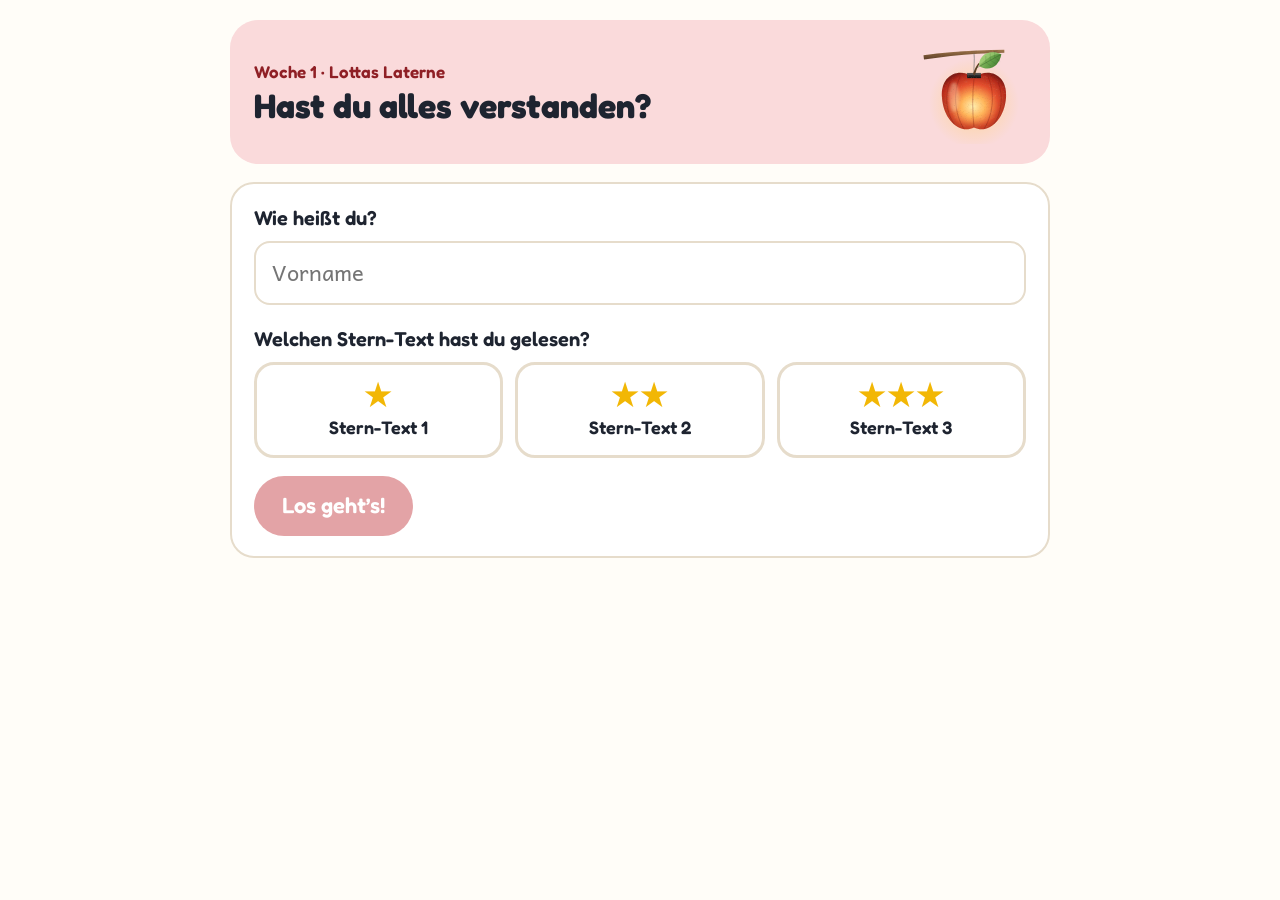
<file: Leseband/verstehen/woche-1.html>
<!DOCTYPE html>
<html lang="de">
<head>
<meta charset="utf-8">
<meta name="viewport" content="width=device-width, initial-scale=1, viewport-fit=cover">
<meta name="apple-mobile-web-app-capable" content="yes">
<title>Leseverständnis · Woche 1</title>
<link rel="preconnect" href="https://fonts.googleapis.com"><link rel="preconnect" href="https://fonts.gstatic.com" crossorigin>
<link rel="stylesheet" href="https://fonts.googleapis.com/css2?family=Andika:wght@400;700&family=Fredoka:wght@500;600;700&family=Playwrite+DE+Grund:wght@300..400&display=swap">
<link rel="stylesheet" href="style.css">
</head>
<body>
<main class="wrap" id="app"></main>
<script>window.WOCHE = {"nr": 1, "title": "Lottas Laterne", "figure": "bilder/w2-figur.svg", "tint": "#FADADB", "accent": "#C2363B", "dark": "#8F1F25", "hoer": ["https://claude.ai/artifact/SRpZ4Hhjun2TohneA4m4Cp", "https://claude.ai/artifact/WTYx4YnBsrHG3ir2PrnEus", "https://claude.ai/artifact/RPw4GjTJH32vQmFnFL7iB1"], "s1": {"picQ": "Wie sieht Lottas Laterne aus?", "pics": [{"img": "bilder/opt-apfel-laterne.svg", "label": "Apfel"}, {"img": "bilder/opt-stern-laterne.svg", "label": "Stern"}, {"img": "bilder/opt-mond-laterne.svg", "label": "Mond"}], "picAnswer": 0, "tf": [["Die Laterne ist blau.", false], ["Alle Kinder singen.", true], ["Ben hilft Lotta.", true]]}, "s2": [{"q": "Wo stehen die Kinder vor dem Umzug?", "opts": ["vor der Schule", "im Park", "am Bahnhof"], "a": 0}, {"q": "Was passiert mit der Laterne?", "opts": ["Sie fällt in eine Pfütze.", "Das Papier bekommt einen Riss.", "Sie geht verloren."], "a": 1}, {"q": "Womit hilft Ben?", "opts": ["mit einer Schere", "mit Klebeband", "mit einem Pflaster"], "a": 1}], "s3": {"order": ["Ein Windstoß fegt um die Ecke.", "Lotta bastelt eine Woche lang an ihrer Laterne.", "Gemeinsam flicken Lotta und Ben den Riss.", "Die Laterne stößt gegen einen Zaun."], "answer": [2, 1, 4, 3], "openQ": "Woran merkst du, dass Ben ein guter Freund ist?"}};</script>
<script src="app.js"></script>
</body>
</html>
</file>
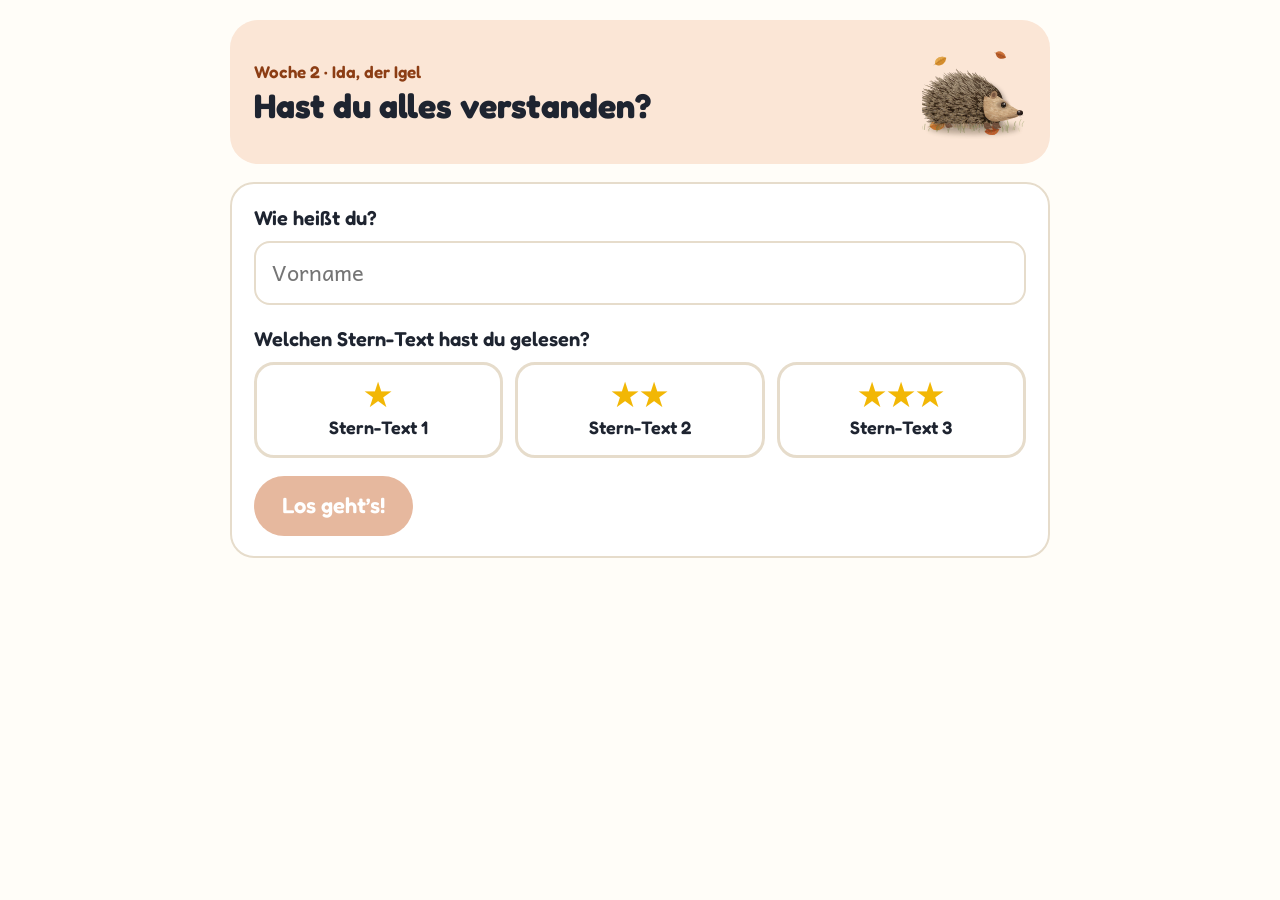
<file: Leseband/verstehen/woche-2.html>
<!DOCTYPE html>
<html lang="de">
<head>
<meta charset="utf-8">
<meta name="viewport" content="width=device-width, initial-scale=1, viewport-fit=cover">
<meta name="apple-mobile-web-app-capable" content="yes">
<title>Leseverständnis · Woche 2</title>
<link rel="preconnect" href="https://fonts.googleapis.com"><link rel="preconnect" href="https://fonts.gstatic.com" crossorigin>
<link rel="stylesheet" href="https://fonts.googleapis.com/css2?family=Andika:wght@400;700&family=Fredoka:wght@500;600;700&family=Playwrite+DE+Grund:wght@300..400&display=swap">
<link rel="stylesheet" href="style.css">
</head>
<body>
<main class="wrap" id="app"></main>
<script>window.WOCHE = {"nr": 2, "title": "Ida, der Igel", "figure": "bilder/w1-figur.svg", "tint": "#FBE6D6", "accent": "#C8642B", "dark": "#8C3D14", "hoer": ["https://claude.ai/artifact/63UaE1tGxbkXd7Gq71Fdtz", "https://claude.ai/artifact/DuePhiTJE1BwFtZfhNqgaf", "https://claude.ai/artifact/T3dZrUuLPd7ktpy2T3mEXW"], "s1": {"picQ": "Wo schläft Ida im Winter?", "pics": [{"img": "bilder/opt-baum.svg", "label": "Baum"}, {"img": "bilder/opt-laubhaufen.svg", "label": "Laubhaufen"}, {"img": "bilder/opt-gartenhaus.svg", "label": "Gartenhaus"}], "picAnswer": 1, "tf": [["Ida ist ein Igel.", true], ["Ida hat keinen Hunger.", false], ["Unter dem Laub ist es warm.", true]]}, "s2": [{"q": "Was frisst Ida im Garten?", "opts": ["Äpfel", "einen Käfer und zwei Würmer", "Blätter"], "a": 1}, {"q": "Warum schläft Ida nicht unter dem Busch?", "opts": ["Es ist zu nass.", "Es ist zu laut.", "Dort wohnt eine Katze."], "a": 0}, {"q": "Wann wacht Ida wieder auf?", "opts": ["im Sommer", "morgen früh", "im Frühling"], "a": 2}], "s3": {"order": ["Ida frisst einen langen Regenwurm.", "Ida kriecht in den Laubhaufen.", "Ida wacht in der Abenddämmerung auf.", "Im Schuppen schläft der Kater Moritz."], "answer": [2, 4, 1, 3], "openQ": "Warum muss Ida vor dem Winter so viel fressen?"}};</script>
<script src="app.js"></script>
</body>
</html>
</file>
<file: Leseband/verstehen/style.css>
:root{
  --ink:#1E2430; --muted:#5B6470; --paper:#FFFDF8; --line:#E6DCCB;
  --ok:#2F7A4B; --ok-bg:#E3F2E6; --bad:#B3303F; --bad-bg:#FBE4E6;
  --tint:#FADADB; --accent:#C2363B; --dark:#8F1F25;
  --star:#F2B705;
}
*{box-sizing:border-box}
html,body{margin:0;background:var(--paper);color:var(--ink);font-family:'Andika',Verdana,sans-serif;font-size:20px;line-height:1.45;-webkit-text-size-adjust:100%}
button{font:inherit;color:inherit;cursor:pointer;-webkit-tap-highlight-color:transparent}
.wrap{max-width:860px;margin:0 auto;padding:20px 20px 60px}
.head{background:var(--tint);border-radius:28px;padding:20px 24px;display:flex;align-items:center;gap:18px}
.head .t{flex:1;min-width:0}
.kicker{font-family:'Fredoka',sans-serif;font-weight:600;font-size:17px;color:var(--dark)}
h1{margin:2px 0 0;font-family:'Fredoka',sans-serif;font-weight:700;font-size:34px;line-height:1.1}
.head img{width:104px;height:104px;flex:none}
.card{background:#fff;border:2px solid var(--line);border-radius:24px;padding:20px 22px;margin-top:18px}
h2{margin:0 0 12px;font-family:'Fredoka',sans-serif;font-weight:600;font-size:24px}
.read{font-family:'Playwrite DE Grund','Andika',cursive;font-size:21px;line-height:1.7}
label.big{display:block;font-family:'Fredoka',sans-serif;font-weight:600;margin-bottom:8px}
input[type=text],textarea{width:100%;font:inherit;font-size:22px;padding:14px 16px;border:2.5px solid var(--line);border-radius:16px;background:#fff;color:var(--ink)}
textarea{min-height:120px;resize:vertical;font-family:'Playwrite DE Grund','Andika',cursive;font-size:19px;line-height:1.7}
input:focus,textarea:focus{outline:none;border-color:var(--accent)}
.stars{display:grid;grid-template-columns:repeat(3,minmax(0,1fr));gap:12px}
.starbtn{min-height:96px;border:3px solid var(--line);border-radius:20px;background:#fff;display:flex;flex-direction:column;align-items:center;justify-content:center;gap:4px;font-family:'Fredoka',sans-serif;font-weight:600;font-size:18px}
.starbtn .s{font-size:30px;color:var(--star);letter-spacing:2px;line-height:1}
.starbtn[aria-pressed=true]{border-color:var(--accent);background:var(--tint)}
.btn{display:inline-flex;align-items:center;justify-content:center;gap:10px;min-height:60px;padding:12px 28px;border:none;border-radius:999px;background:var(--accent);color:#fff;font-family:'Fredoka',sans-serif;font-weight:600;font-size:22px}
.btn.secondary{background:#fff;color:var(--dark);border:2.5px solid var(--accent)}
.btn:disabled{opacity:.45;cursor:default}
.row{display:flex;gap:12px;flex-wrap:wrap;align-items:center;margin-top:18px}
.hint{color:var(--muted);font-size:17px}
.task{margin-top:18px}
.task:first-child{margin-top:0}
.q{font-weight:700;margin-bottom:10px}
.q .n{display:inline-flex;width:34px;height:34px;border-radius:50%;background:var(--accent);color:#fff;align-items:center;justify-content:center;font-family:'Fredoka',sans-serif;margin-right:8px;font-size:18px}
.opts{display:flex;flex-direction:column;gap:10px}
.opt{text-align:left;min-height:58px;padding:12px 18px;border:2.5px solid var(--line);border-radius:16px;background:#fff;display:flex;align-items:center;gap:14px;font-family:'Playwrite DE Grund','Andika',cursive;font-size:19px;line-height:1.5}
.opt .box{flex:none;width:30px;height:30px;border:2.5px solid #9AA3AE;border-radius:8px;display:flex;align-items:center;justify-content:center;font-family:'Fredoka',sans-serif;font-size:20px;color:#fff}
.opt[aria-pressed=true]{border-color:var(--accent);background:var(--tint)}
.opt[aria-pressed=true] .box{background:var(--accent);border-color:var(--accent)}
.opt[aria-pressed=true] .box::after{content:'✓'}
.pics{display:grid;grid-template-columns:repeat(3,minmax(0,1fr));gap:12px}
.pic{border:3px solid var(--line);border-radius:20px;background:#fff;padding:10px;display:flex;flex-direction:column;align-items:center;gap:6px;font-family:'Fredoka',sans-serif;font-weight:600;font-size:19px}
.pic img{width:100%;max-width:150px;aspect-ratio:1;object-fit:contain}
.pic[aria-pressed=true]{border-color:var(--accent);background:var(--tint)}
.tf{display:grid;grid-template-columns:minmax(0,1fr) auto;gap:10px 14px;align-items:center}
.tf .stmt{font-family:'Playwrite DE Grund','Andika',cursive;font-size:19px;line-height:1.5}
.seg{display:flex;gap:8px}
.seg button{min-width:104px;min-height:54px;border:2.5px solid var(--line);border-radius:14px;background:#fff;font-family:'Fredoka',sans-serif;font-weight:600;font-size:18px}
.seg button[aria-pressed=true]{border-color:var(--accent);background:var(--accent);color:#fff}
.order .opt .box{width:40px;height:40px;border-radius:50%;font-size:22px;color:var(--accent);border-color:var(--accent)}
.order .opt[aria-pressed=true] .box{background:var(--accent);color:#fff}
.order .opt[aria-pressed=true] .box::after{content:none}
.fb{margin-top:10px;font-family:'Fredoka',sans-serif;font-weight:600;font-size:19px;border-radius:14px;padding:10px 14px}
.fb.ok{background:var(--ok-bg);color:var(--ok)}
.fb.bad{background:var(--bad-bg);color:var(--bad)}
.isok{border-color:var(--ok)!important;background:var(--ok-bg)!important}
.isbad{border-color:var(--bad)!important;background:var(--bad-bg)!important}
.seg button.isok{color:var(--ok)!important} .seg button.isbad{color:var(--bad)!important}
.result{text-align:center}
.result .big{font-family:'Fredoka',sans-serif;font-weight:700;font-size:44px;line-height:1.1;margin:6px 0}
.result .medal{font-size:64px;line-height:1}
.sum{text-align:left;margin-top:16px;border-top:2px dashed var(--line);padding-top:14px;font-size:18px}
.sum div{display:flex;justify-content:space-between;gap:12px;padding:4px 0}
.listen{display:inline-flex;align-items:center;gap:8px;color:#146666;font-family:'Fredoka',sans-serif;font-weight:600;text-decoration:none;border:2.5px solid #17767A;border-radius:999px;padding:8px 16px;font-size:18px}
.hidden{display:none!important}
@media (max-width:600px){
  html,body{font-size:18px}
  .wrap{padding:16px 16px 48px}
  .head{padding:16px;gap:12px}
  .head img{width:72px;height:72px}
  h1{font-size:26px}
  .stars{gap:8px} .starbtn{min-height:84px;font-size:16px}
  .pics{gap:8px} .pic{font-size:16px;padding:6px}
  .tf{grid-template-columns:1fr} .seg button{min-width:0;flex:1}
}
</file>
